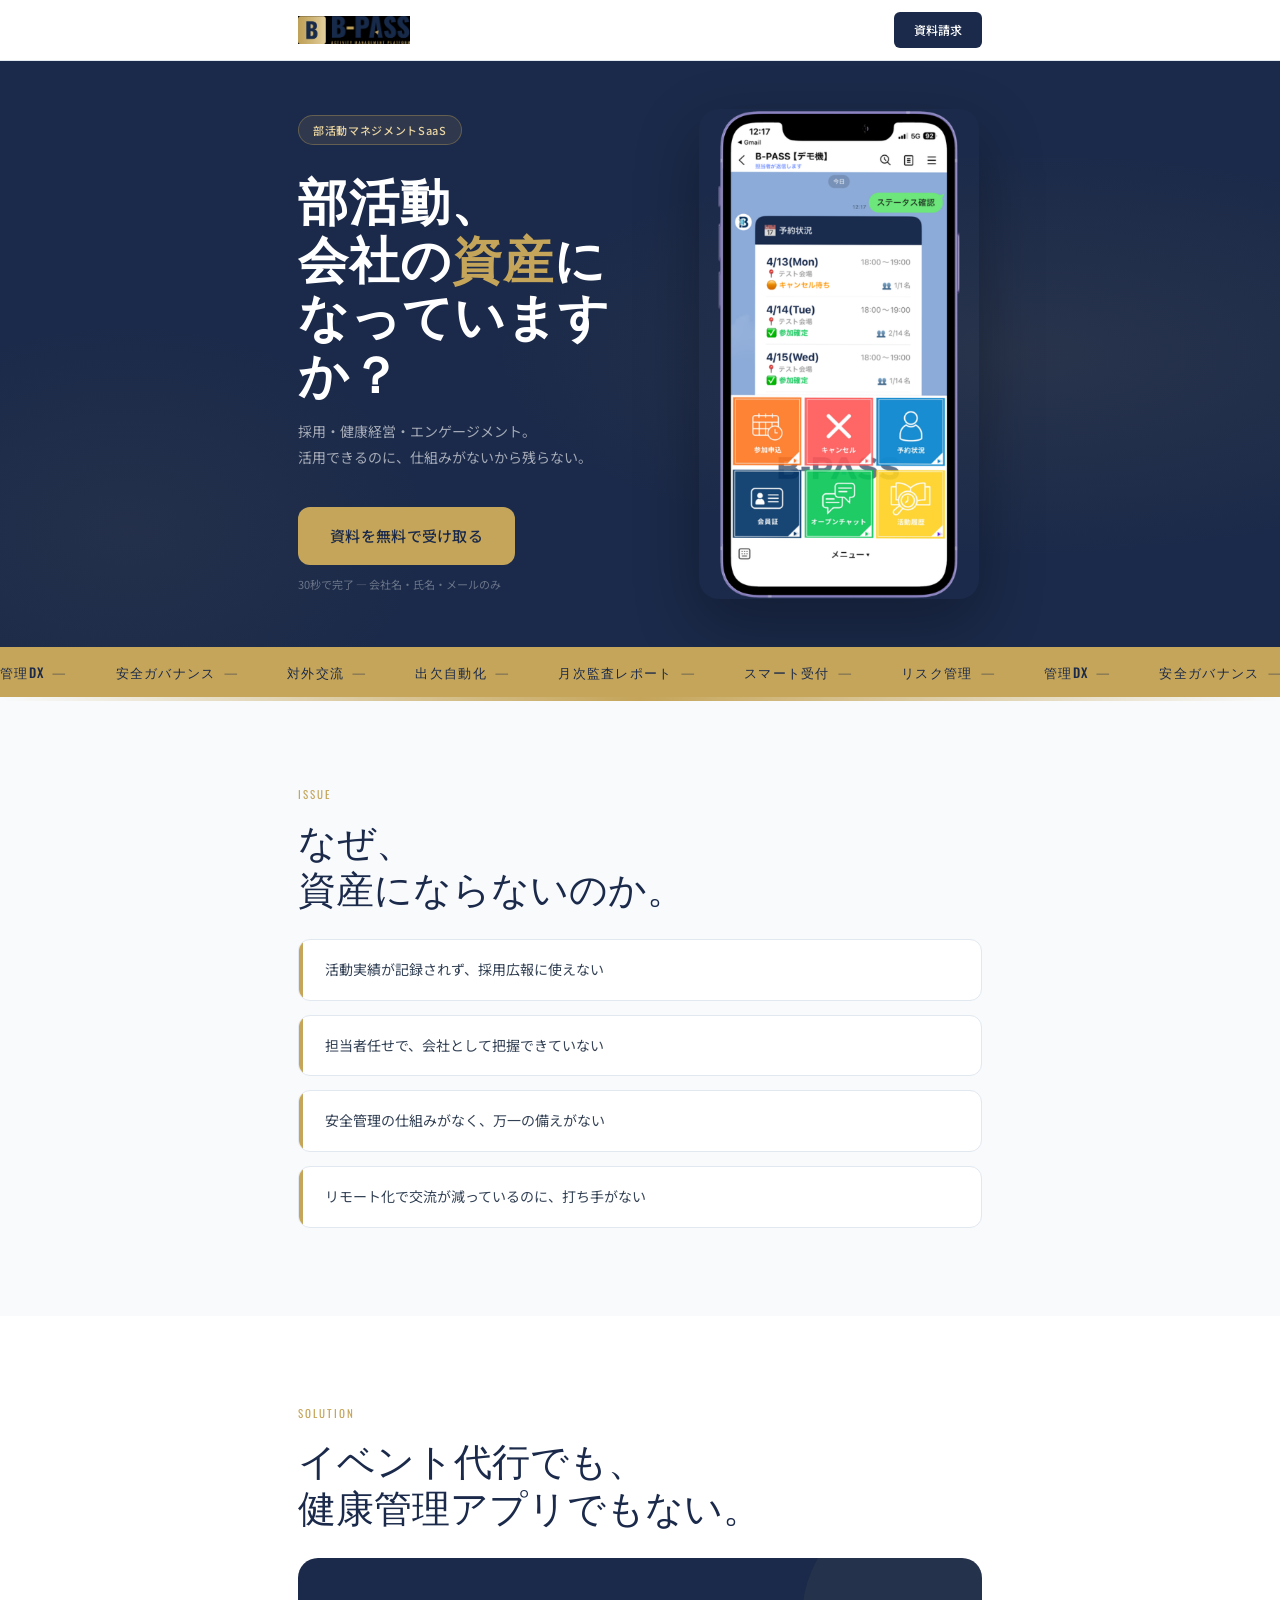
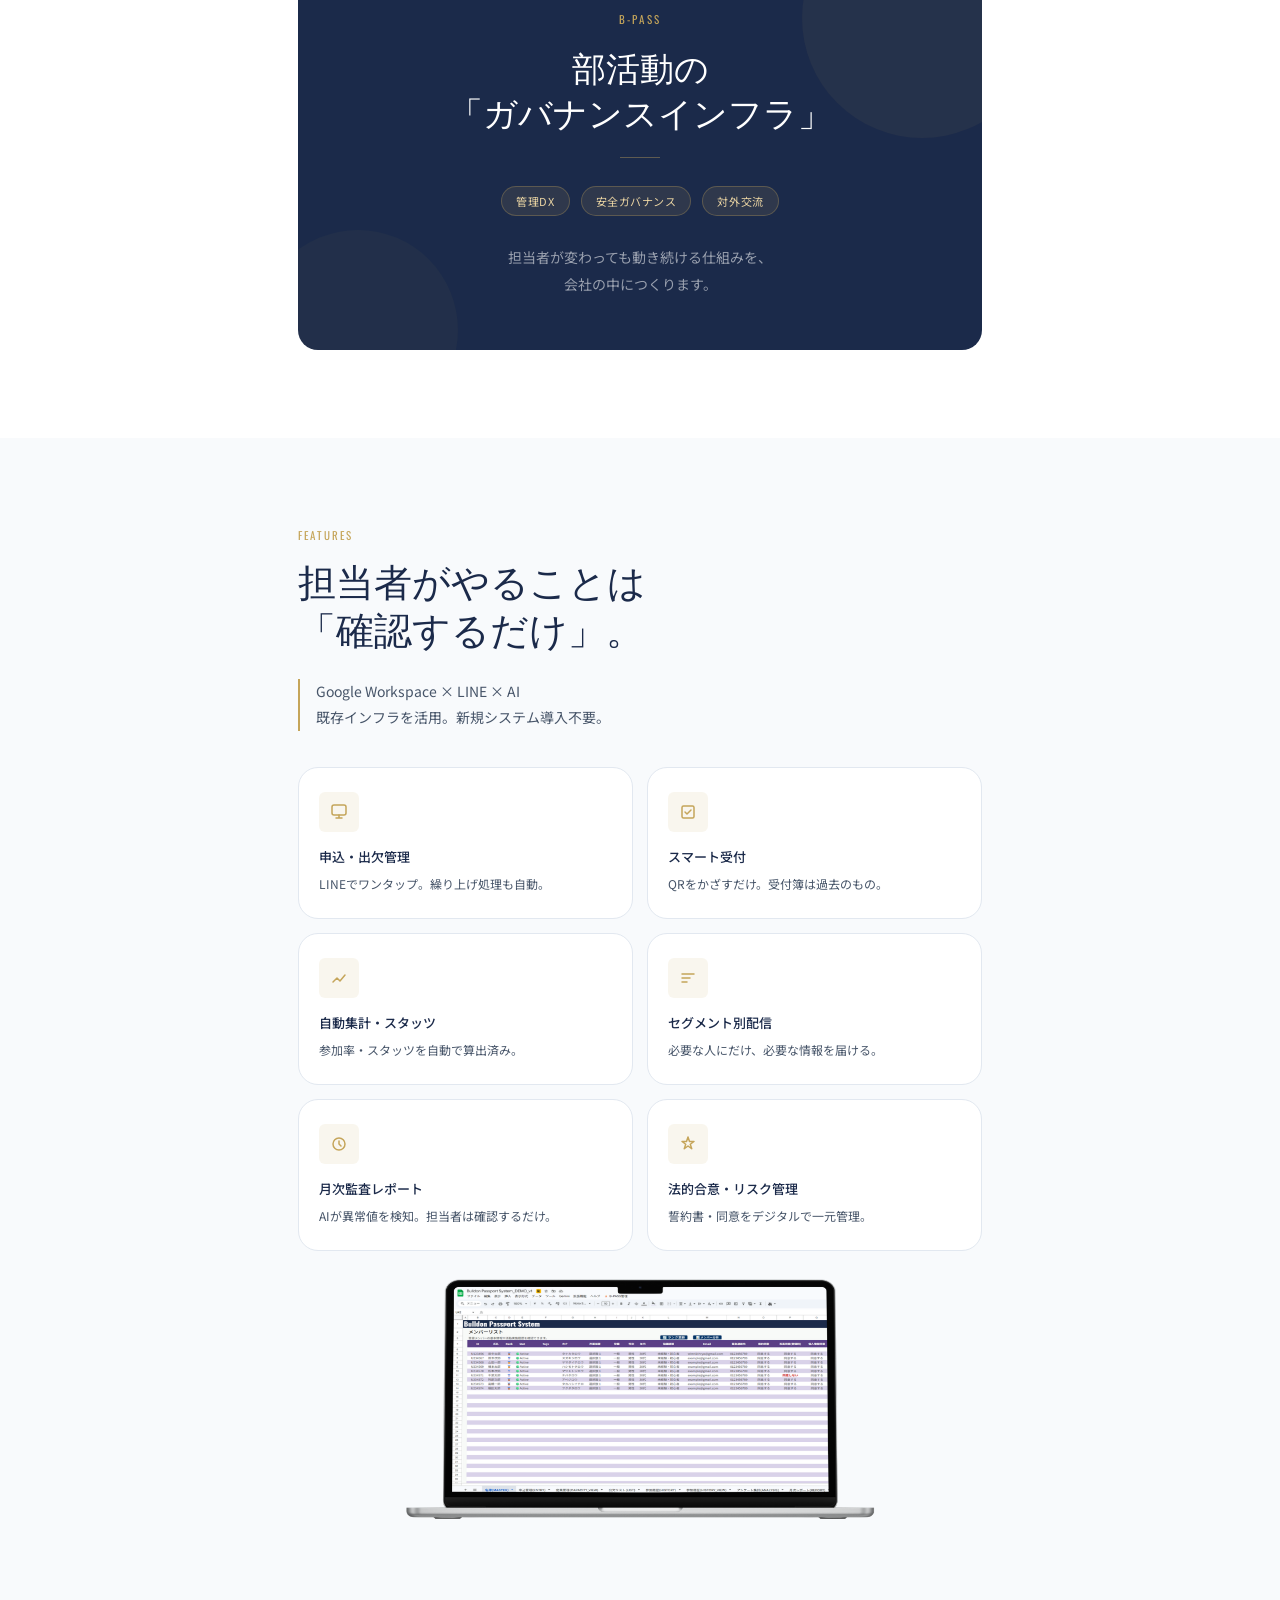
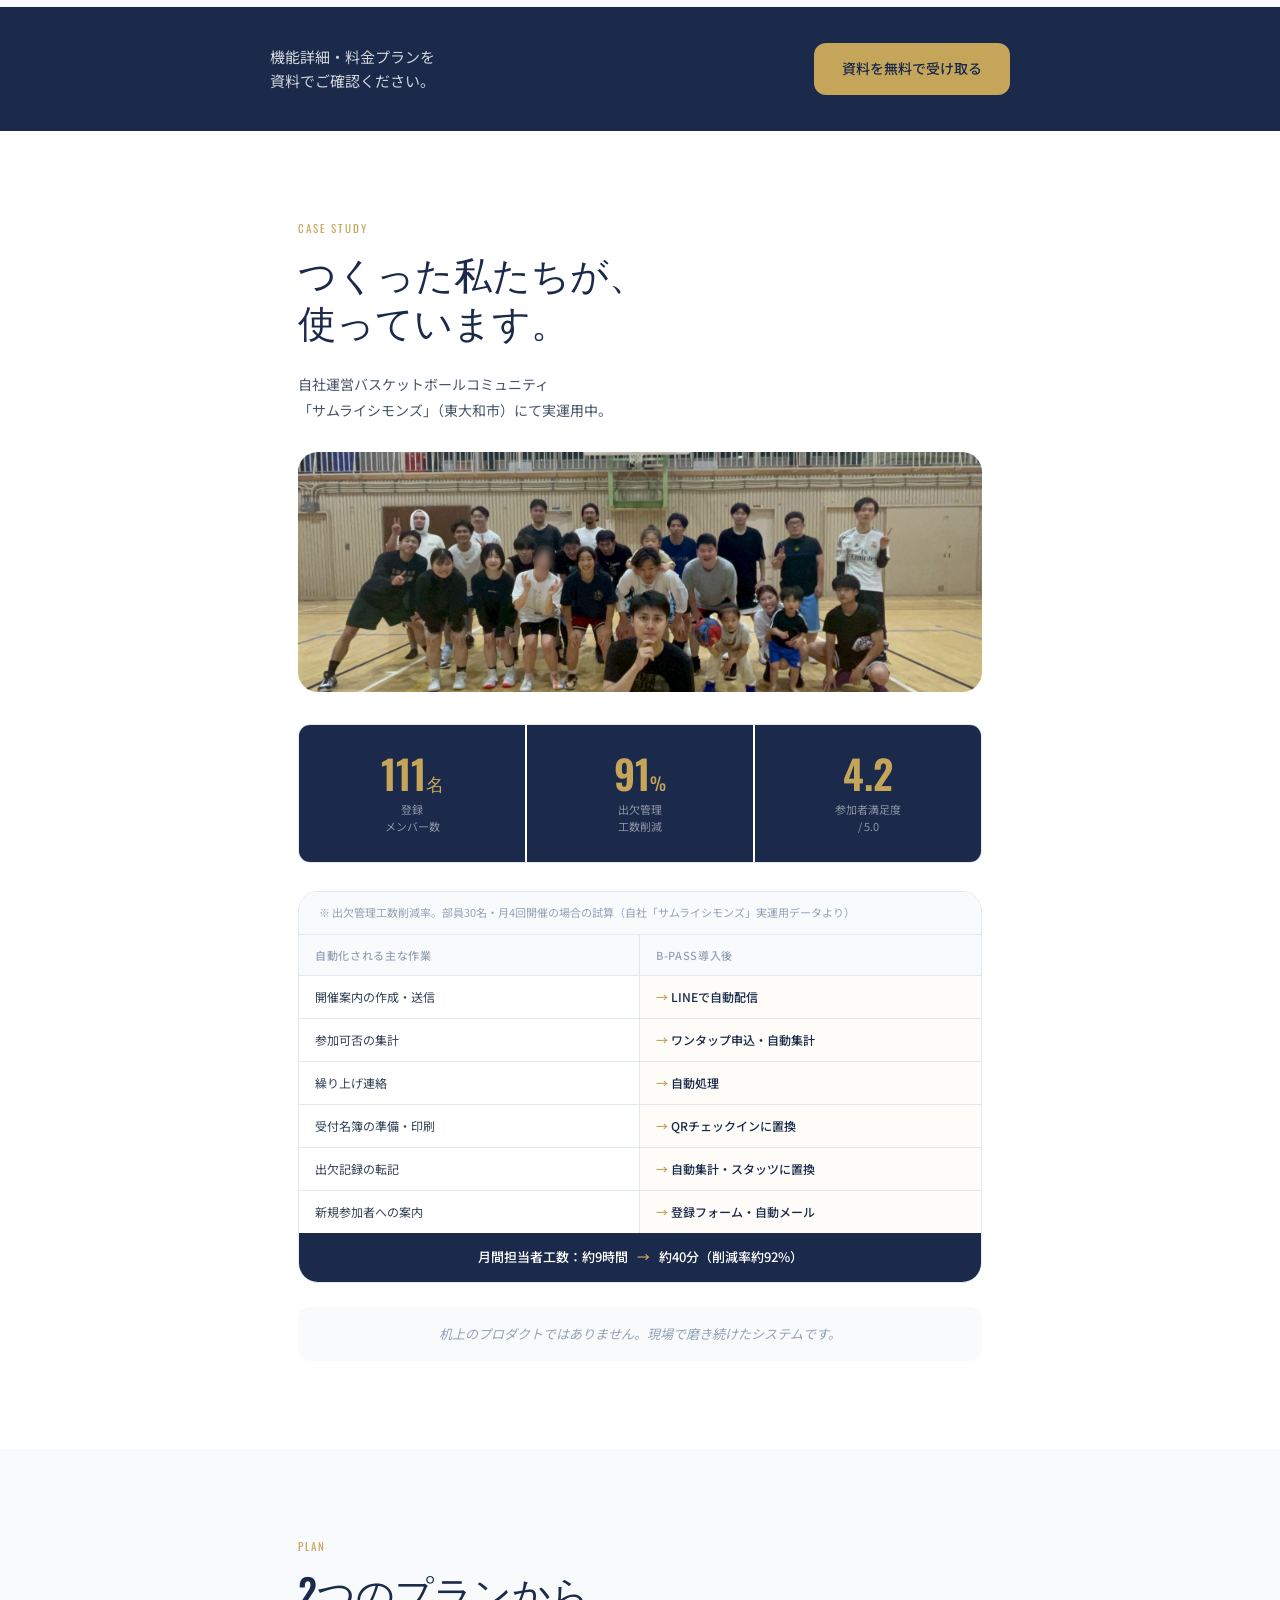
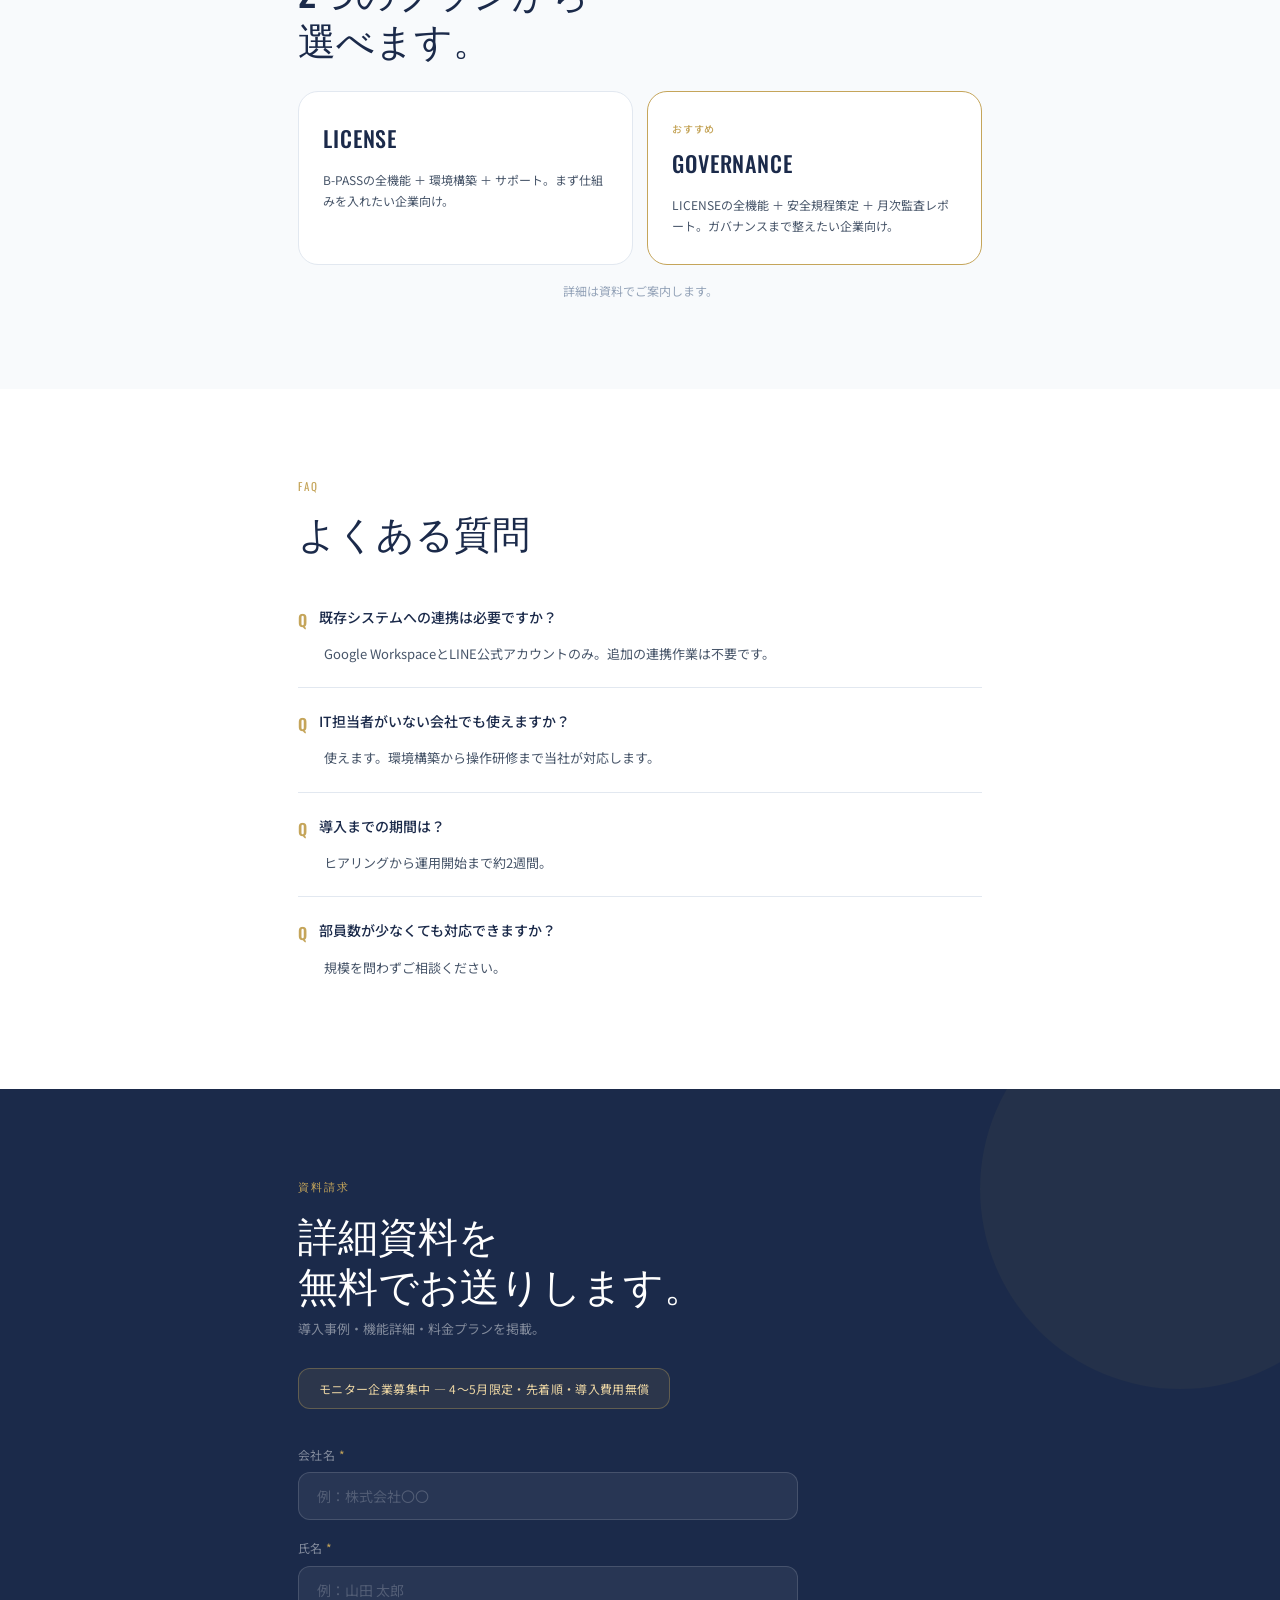
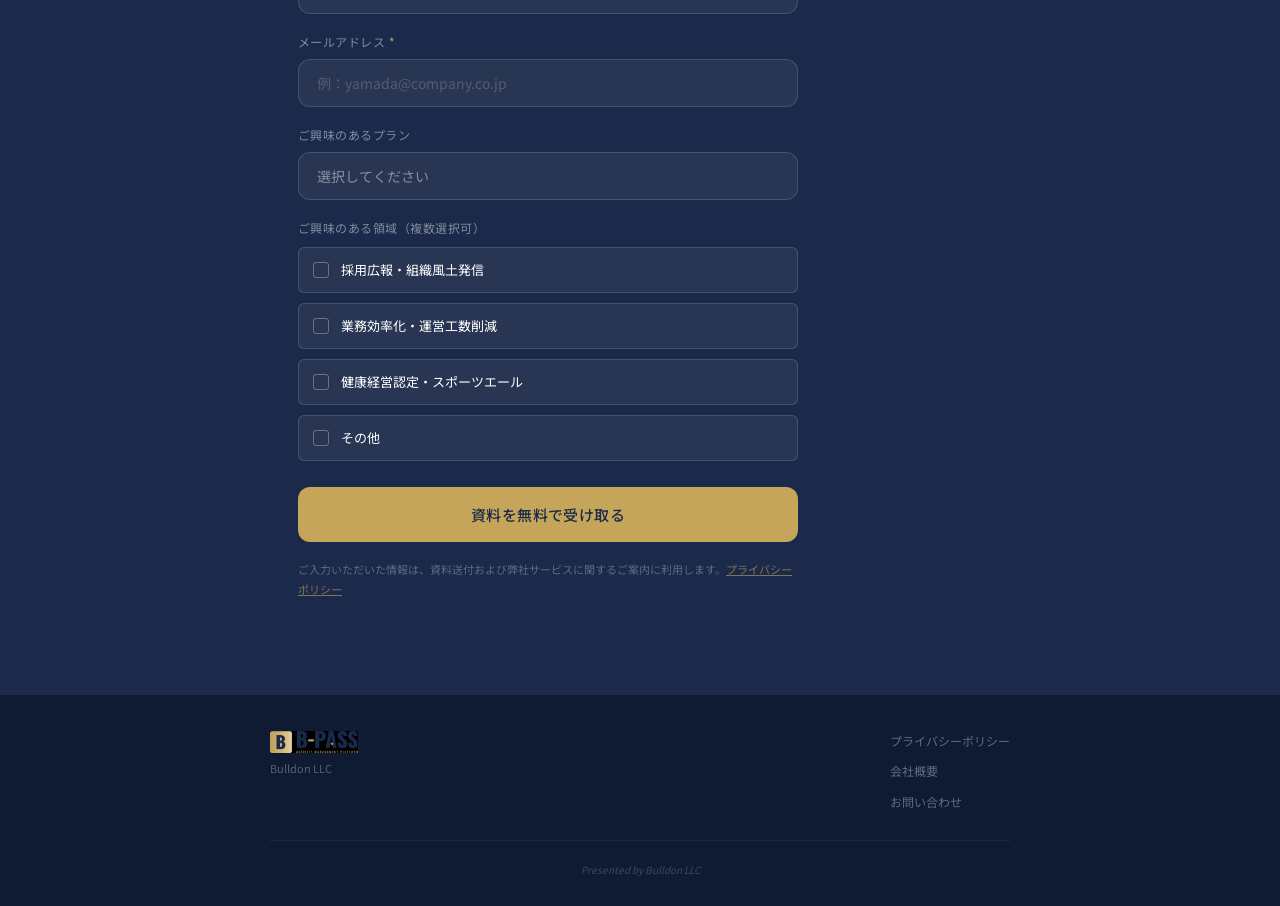
<file: index.html>
<!DOCTYPE html>
<html lang="ja">
<head>
  <meta charset="UTF-8">
  <meta name="viewport" content="width=device-width, initial-scale=1.0">
  <title>B-PASS — 部活動マネジメントSaaS | Bulldon LLC</title>
  <meta name="description" content="採用・健康経営・エンゲージメント。活用できるのに、仕組みがないから残らない。部活動を会社の資産にする、ガバナンスインフラ。">
  <link rel="preconnect" href="https://fonts.googleapis.com">
  <link rel="preconnect" href="https://fonts.gstatic.com" crossorigin>
  <link href="https://fonts.googleapis.com/css2?family=Oswald:wght@400;500;600&family=Noto+Sans+JP:wght@400;500&display=swap" rel="stylesheet">
  <link rel="stylesheet" href="assets/css/style.css">
</head>
<body>

  <!-- HEADER -->
  <header class="header">
    <div class="header-inner">
      <div class="logo">
        <img src="assets/images/logo-white.png" alt="B-PASS" class="logo-img">
      </div>
      <a href="#form" class="header-cta">資料請求</a>
    </div>
  </header>

  <!-- HERO -->
  <section class="hero">
    <div class="hero-inner">
      <div class="hero-text">
        <div class="hero-badge">部活動マネジメントSaaS</div>
        <h1 class="hero-h1">部活動、<br>会社の<span>資産</span>に<br>なっていますか？</h1>
        <p class="hero-sub">採用・健康経営・エンゲージメント。<br>活用できるのに、仕組みがないから残らない。</p>
        <div class="hero-cta-wrap">
          <a href="#form" class="btn-hero">資料を無料で受け取る</a>
          <p class="hero-note">30秒で完了 — 会社名・氏名・メールのみ</p>
        </div>
      </div>
      <div class="hero-visual">
        <img src="assets/images/screen-line.png" alt="B-PASS LINE画面" class="hero-screen-img">
      </div>
    </div>
  </section>

  <!-- STRIP -->
  <div class="strip" aria-hidden="true">
    <div class="strip-inner">
      <span class="strip-item">管理DX<span class="strip-dot">—</span></span>
      <span class="strip-item">安全ガバナンス<span class="strip-dot">—</span></span>
      <span class="strip-item">対外交流<span class="strip-dot">—</span></span>
      <span class="strip-item">出欠自動化<span class="strip-dot">—</span></span>
      <span class="strip-item">月次監査レポート<span class="strip-dot">—</span></span>
      <span class="strip-item">スマート受付<span class="strip-dot">—</span></span>
      <span class="strip-item">リスク管理<span class="strip-dot">—</span></span>
      <span class="strip-item">管理DX<span class="strip-dot">—</span></span>
      <span class="strip-item">安全ガバナンス<span class="strip-dot">—</span></span>
      <span class="strip-item">対外交流<span class="strip-dot">—</span></span>
      <span class="strip-item">出欠自動化<span class="strip-dot">—</span></span>
      <span class="strip-item">月次監査レポート<span class="strip-dot">—</span></span>
      <span class="strip-item">スマート受付<span class="strip-dot">—</span></span>
      <span class="strip-item">リスク管理<span class="strip-dot">—</span></span>
    </div>
  </div>

  <!-- ISSUE -->
  <section class="issue">
    <div class="container">
      <p class="eyebrow">Issue</p>
      <h2 class="sec-title reveal">なぜ、<br>資産にならないのか。</h2>
      <div class="quote-list">
        <div class="quote-item reveal reveal-delay-1">
          <div class="quote-accent"></div>
          <div class="quote-content"><p>活動実績が記録されず、採用広報に使えない</p></div>
        </div>
        <div class="quote-item reveal reveal-delay-2">
          <div class="quote-accent"></div>
          <div class="quote-content"><p>担当者任せで、会社として把握できていない</p></div>
        </div>
        <div class="quote-item reveal reveal-delay-3">
          <div class="quote-accent"></div>
          <div class="quote-content"><p>安全管理の仕組みがなく、万一の備えがない</p></div>
        </div>
        <div class="quote-item reveal reveal-delay-4">
          <div class="quote-accent"></div>
          <div class="quote-content"><p>リモート化で交流が減っているのに、打ち手がない</p></div>
        </div>
      </div>
    </div>
  </section>

  <!-- SOLUTION -->
  <section class="solution">
    <div class="container">
      <p class="eyebrow">Solution</p>
      <h2 class="sec-title reveal">イベント代行でも、<br>健康管理アプリでもない。</h2>
      <div class="solution-card reveal">
        <p class="solution-label">B-PASS</p>
        <p class="solution-headline">部活動の<br>「ガバナンスインフラ」</p>
        <div class="solution-divider"></div>
        <div class="solution-tags">
          <span class="tag">管理DX</span>
          <span class="tag">安全ガバナンス</span>
          <span class="tag">対外交流</span>
        </div>
        <p class="solution-body">担当者が変わっても動き続ける仕組みを、<br>会社の中につくります。</p>
      </div>
    </div>
  </section>

  <!-- FEATURES -->
  <section class="features">
    <div class="container">
      <p class="eyebrow">Features</p>
      <h2 class="sec-title reveal">担当者がやることは<br>「確認するだけ」。</h2>
      <p class="feat-lead">Google Workspace × LINE × AI<br>既存インフラを活用。新規システム導入不要。</p>
      <div class="feat-grid">
        <div class="feat-card reveal reveal-delay-1">
          <div class="feat-icon">
            <svg width="18" height="18" viewBox="0 0 18 18" fill="none"><rect x="2" y="2" width="14" height="10" rx="2" stroke="#C5A55A" stroke-width="1.5"/><path d="M6 15h6M9 12v3" stroke="#C5A55A" stroke-width="1.5" stroke-linecap="round"/></svg>
          </div>
          <p class="feat-name">申込・出欠管理</p>
          <p class="feat-desc">LINEでワンタップ。繰り上げ処理も自動。</p>
        </div>
        <div class="feat-card reveal reveal-delay-2">
          <div class="feat-icon">
            <svg width="18" height="18" viewBox="0 0 18 18" fill="none"><rect x="3" y="3" width="12" height="12" rx="1.5" stroke="#C5A55A" stroke-width="1.5"/><path d="M6 9l2 2 4-4" stroke="#C5A55A" stroke-width="1.5" stroke-linecap="round" stroke-linejoin="round"/></svg>
          </div>
          <p class="feat-name">スマート受付</p>
          <p class="feat-desc">QRをかざすだけ。受付簿は過去のもの。</p>
        </div>
        <div class="feat-card reveal reveal-delay-3">
          <div class="feat-icon">
            <svg width="18" height="18" viewBox="0 0 18 18" fill="none"><path d="M3 13l4-4 3 3 5-6" stroke="#C5A55A" stroke-width="1.5" stroke-linecap="round" stroke-linejoin="round"/></svg>
          </div>
          <p class="feat-name">自動集計・スタッツ</p>
          <p class="feat-desc">参加率・スタッツを自動で算出済み。</p>
        </div>
        <div class="feat-card reveal reveal-delay-4">
          <div class="feat-icon">
            <svg width="18" height="18" viewBox="0 0 18 18" fill="none"><path d="M3 5h12M3 9h8M3 13h5" stroke="#C5A55A" stroke-width="1.5" stroke-linecap="round"/></svg>
          </div>
          <p class="feat-name">セグメント別配信</p>
          <p class="feat-desc">必要な人にだけ、必要な情報を届ける。</p>
        </div>
        <div class="feat-card reveal reveal-delay-5">
          <div class="feat-icon">
            <svg width="18" height="18" viewBox="0 0 18 18" fill="none"><circle cx="9" cy="9" r="6" stroke="#C5A55A" stroke-width="1.5"/><path d="M9 6v3l2 2" stroke="#C5A55A" stroke-width="1.5" stroke-linecap="round"/></svg>
          </div>
          <p class="feat-name">月次監査レポート</p>
          <p class="feat-desc">AIが異常値を検知。担当者は確認するだけ。</p>
        </div>
        <div class="feat-card reveal reveal-delay-6">
          <div class="feat-icon">
            <svg width="18" height="18" viewBox="0 0 18 18" fill="none"><path d="M9 2l1.5 4.5H15l-3.75 2.75 1.5 4.5L9 11 5.25 13.75l1.5-4.5L3 6.5h4.5L9 2z" stroke="#C5A55A" stroke-width="1.5" stroke-linejoin="round"/></svg>
          </div>
          <p class="feat-name">法的合意・リスク管理</p>
          <p class="feat-desc">誓約書・同意をデジタルで一元管理。</p>
        </div>
      </div>
      <div class="feat-screen"><img src="assets/images/screen-sheet.png" alt="B-PASS管理画面" style="width:100%;height:auto;display:block;border-radius:var(--radius-lg);"></div>
    </div>
  </section>

  <!-- CTA MID -->
  <div class="cta-mid">
    <div class="cta-mid-inner">
      <p class="cta-mid-text">機能詳細・料金プランを<br>資料でご確認ください。</p>
      <a href="#form" class="btn-primary">資料を無料で受け取る</a>
    </div>
  </div>

  <!-- PROOF -->
  <section class="proof">
    <div class="container">
      <p class="eyebrow">Case Study</p>
      <h2 class="sec-title reveal">つくった私たちが、<br>使っています。</h2>
      <p class="proof-body reveal">自社運営バスケットボールコミュニティ<br>「サムライシモンズ」（東大和市）にて実運用中。</p>
      <div class="proof-img reveal"><img src="assets/images/photo-samurai.jpg" alt="サムライシモンズ" style="width:100%;height:100%;object-fit:cover;border-radius:var(--radius-lg);"></div>
      <div class="stats-grid">
        <div class="stat-card reveal reveal-delay-1">
          <p class="stat-num">112<span class="stat-unit">名</span></p>
          <p class="stat-label">登録<br>メンバー数</p>
        </div>
        <div class="stat-card reveal reveal-delay-2">
          <p class="stat-num">92<span class="stat-unit">%</span></p>
          <p class="stat-label">出欠管理<br>工数削減</p>
        </div>
        <div class="stat-card reveal reveal-delay-3">
          <p class="stat-num">4.2</p>
          <p class="stat-label">参加者満足度<br>/ 5.0</p>
        </div>
      </div>
      <div class="proof-trial">
        <p class="proof-trial-note">※ 出欠管理工数削減率。部員30名・月4回開催の場合の試算（自社「サムライシモンズ」実運用データより）</p>
        <div class="proof-trial-table">
          <div class="proof-trial-row proof-trial-header">
            <div class="proof-trial-cell">自動化される主な作業</div>
            <div class="proof-trial-cell">B-PASS導入後</div>
          </div>
          <div class="proof-trial-row">
            <div class="proof-trial-cell">開催案内の作成・送信</div>
            <div class="proof-trial-cell proof-trial-after-cell">LINEで自動配信</div>
          </div>
          <div class="proof-trial-row">
            <div class="proof-trial-cell">参加可否の集計</div>
            <div class="proof-trial-cell proof-trial-after-cell">ワンタップ申込・自動集計</div>
          </div>
          <div class="proof-trial-row">
            <div class="proof-trial-cell">繰り上げ連絡</div>
            <div class="proof-trial-cell proof-trial-after-cell">自動処理</div>
          </div>
          <div class="proof-trial-row">
            <div class="proof-trial-cell">受付名簿の準備・印刷</div>
            <div class="proof-trial-cell proof-trial-after-cell">QRチェックインに置換</div>
          </div>
          <div class="proof-trial-row">
            <div class="proof-trial-cell">出欠記録の転記</div>
            <div class="proof-trial-cell proof-trial-after-cell">自動集計・スタッツに置換</div>
          </div>
          <div class="proof-trial-row">
            <div class="proof-trial-cell">新規参加者への案内</div>
            <div class="proof-trial-cell proof-trial-after-cell">登録フォーム・自動メール</div>
          </div>
        </div>
        <div class="proof-trial-result">
          月間担当者工数：約9時間 <span class="proof-trial-arrow-inline">→</span> 約40分（削減率約92%）
        </div>
      </div>
      <p class="proof-note">机上のプロダクトではありません。現場で磨き続けたシステムです。</p>
    </div>
  </section>

  <!-- PLAN -->
  <section class="plan">
    <div class="container">
      <p class="eyebrow">Plan</p>
      <h2 class="sec-title reveal">2つのプランから<br>選べます。</h2>
      <div class="plan-grid">
        <div class="plan-card reveal">
          <p class="plan-name">LICENSE</p>
          <p class="plan-desc">B-PASSの全機能 ＋ 環境構築 ＋ サポート。まず仕組みを入れたい企業向け。</p>
        </div>
        <div class="plan-card plan-card--rec reveal reveal-delay-2">
          <p class="plan-rec">おすすめ</p>
          <p class="plan-name">GOVERNANCE</p>
          <p class="plan-desc">LICENSEの全機能 ＋ 安全規程策定 ＋ 月次監査レポート。ガバナンスまで整えたい企業向け。</p>
        </div>
      </div>
      <p class="plan-note">詳細は資料でご案内します。</p>
    </div>
  </section>

  <!-- FAQ -->
  <section class="faq">
    <div class="container">
      <p class="eyebrow">FAQ</p>
      <h2 class="sec-title reveal">よくある質問</h2>
      <div class="faq-list">
        <div class="faq-item">
          <p class="faq-q">既存システムへの連携は必要ですか？</p>
          <p class="faq-a">Google WorkspaceとLINE公式アカウントのみ。追加の連携作業は不要です。</p>
        </div>
        <div class="faq-item">
          <p class="faq-q">IT担当者がいない会社でも使えますか？</p>
          <p class="faq-a">使えます。環境構築から操作研修まで当社が対応します。</p>
        </div>
        <div class="faq-item">
          <p class="faq-q">導入までの期間は？</p>
          <p class="faq-a">ヒアリングから運用開始まで約2週間。</p>
        </div>
        <div class="faq-item">
          <p class="faq-q">部員数が少なくても対応できますか？</p>
          <p class="faq-a">規模を問わずご相談ください。</p>
        </div>
      </div>
    </div>
  </section>

  <!-- CTA FINAL -->
  <section class="cta-final" id="form">
    <div class="container">
      <p class="eyebrow cta-final-eyebrow">資料請求</p>
      <h2 class="cta-final-h2">詳細資料を<br>無料でお送りします。</h2>
      <p class="cta-final-sub">導入事例・機能詳細・料金プランを掲載。</p>
      <div class="monitor-badge">モニター企業募集中 — 4〜5月限定・先着順・導入費用無償</div>
      <form class="form" id="requestForm">
        <div class="form-group">
          <label class="form-label" for="company">会社名 <span class="required">*</span></label>
          <input class="form-input" type="text" id="company" name="company" placeholder="例：株式会社〇〇" required>
        </div>
        <div class="form-group">
          <label class="form-label" for="name">氏名 <span class="required">*</span></label>
          <input class="form-input" type="text" id="name" name="name" placeholder="例：山田 太郎" required>
        </div>
        <div class="form-group">
          <label class="form-label" for="email">メールアドレス <span class="required">*</span></label>
          <input class="form-input" type="email" id="email" name="email" placeholder="例：yamada@company.co.jp" required>
        </div>
        <div class="form-group">
          <label class="form-label" for="plan">ご興味のあるプラン</label>
          <select class="form-select" id="plan" name="plan">
            <option value="">選択してください</option>
            <option value="LICENSE">LICENSE</option>
            <option value="GOVERNANCE">GOVERNANCE</option>
            <option value="BOTH">両方</option>
            <option value="UNDECIDED">まだ決めていない</option>
          </select>
        </div>
        <div class="form-group">
          <span class="form-label">ご興味のある領域（複数選択可）</span>
          <div class="form-checkbox-group">
            <label class="form-checkbox-label">
              <input class="form-checkbox" type="checkbox" name="areas" value="採用広報">
              <span>採用広報・組織風土発信</span>
            </label>
            <label class="form-checkbox-label">
              <input class="form-checkbox" type="checkbox" name="areas" value="業務効率化">
              <span>業務効率化・運営工数削減</span>
            </label>
            <label class="form-checkbox-label">
              <input class="form-checkbox" type="checkbox" name="areas" value="健康経営認定">
              <span>健康経営認定・スポーツエール</span>
            </label>
            <label class="form-checkbox-label">
              <input class="form-checkbox" type="checkbox" name="areas" value="その他">
              <span>その他</span>
            </label>
          </div>
        </div>
        <input type="hidden" id="lead_id" name="lead_id" value="">
        <button class="btn-submit" type="submit" id="submitBtn">資料を無料で受け取る</button>
        <p class="form-privacy">ご入力いただいた情報は、資料送付および弊社サービスに関するご案内に利用します。<a href="privacy.html" class="privacy-link">プライバシーポリシー</a></p>
      </form>
      <div class="form-success" id="formSuccess" style="display:none">
        <p class="success-title">ありがとうございます。</p>
        <p class="success-body">ご登録のメールアドレスに資料をお送りしました。<br>内容をご確認の上、ご不明な点はお気軽にご連絡ください。</p>
      </div>
    </div>
  </section>

  <!-- FOOTER -->
  <footer class="footer">
    <div class="footer-inner">
      <div class="footer-left">
        <img src="assets/images/logo-white.png" alt="B-PASS" class="footer-logo-img">
        <p class="footer-company">Bulldon LLC</p>
      </div>
      <nav class="footer-nav">
        <a href="privacy.html">プライバシーポリシー</a>
        <a href="https://www.bull-don.com" target="_blank">会社概要</a>
        <a href="/cdn-cgi/l/email-protection#3644455e5f5b5f4c437654435a5a1b5259581855595b">お問い合わせ</a>
      </nav>
    </div>
    <p class="footer-credit">Presented by Bulldon LLC</p>
  </footer>

  <script src="assets/js/form.js"></script>
</body>
</html>
</file>
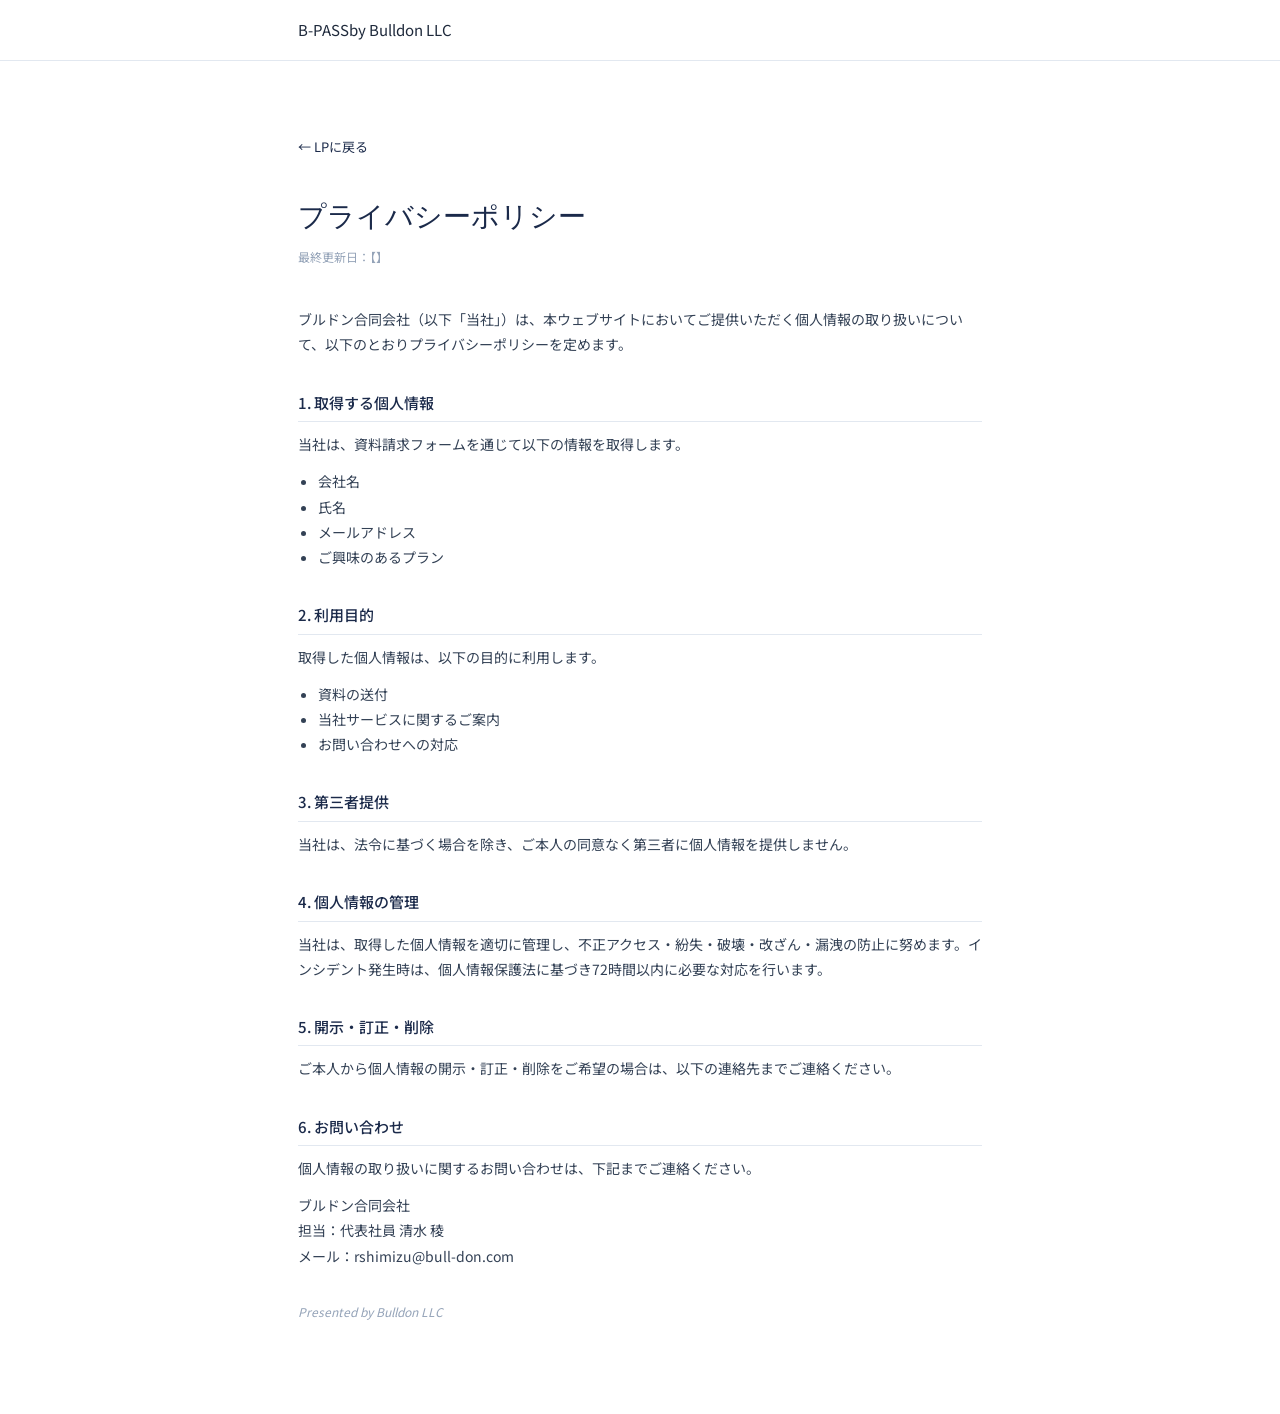
<file: privacy.html>
<!DOCTYPE html>
<html lang="ja">
<head>
  <meta charset="UTF-8">
  <meta name="viewport" content="width=device-width, initial-scale=1.0">
  <title>プライバシーポリシー | B-PASS</title>
  <link rel="preconnect" href="https://fonts.googleapis.com">
  <link rel="preconnect" href="https://fonts.gstatic.com" crossorigin>
  <link href="https://fonts.googleapis.com/css2?family=Oswald:wght@400;500;600&family=Noto+Sans+JP:wght@400;500&display=swap" rel="stylesheet">
  <link rel="stylesheet" href="assets/css/style.css">
  <style>
    .privacy-page { padding: 72px 0 80px; }
    .privacy-page h1 {
      font-family: var(--font-display);
      font-size: 28px; font-weight: 500;
      color: var(--navy); margin-bottom: 8px;
    }
    .privacy-page .updated { font-size: 12px; color: var(--slate-400); margin-bottom: 40px; }
    .privacy-page h2 {
      font-size: 15px; font-weight: 500;
      color: var(--navy); margin: 32px 0 10px;
      padding-bottom: 6px;
      border-bottom: 0.5px solid var(--slate-200);
    }
    .privacy-page p { font-size: 14px; color: var(--slate-700); line-height: 1.8; margin-bottom: 12px; }
    .privacy-page ul { padding-left: 20px; margin-bottom: 12px; }
    .privacy-page ul li { font-size: 14px; color: var(--slate-700); line-height: 1.8; }
    .back-link { display: inline-block; font-size: 13px; color: var(--navy); text-decoration: none; margin-bottom: 32px; }
    .back-link:hover { text-decoration: underline; }
  </style>
</head>
<body>

  <header class="header">
    <div class="header-inner">
      <div class="logo">
        <span class="logo-product">B-PASS</span>
        <span class="logo-by">by Bulldon LLC</span>
      </div>
    </div>
  </header>

  <section class="privacy-page">
    <div class="container">
      <a href="index.html" class="back-link">← LPに戻る</a>
      <h1>プライバシーポリシー</h1>
      <p class="updated">最終更新日：【】</p>

      <p>ブルドン合同会社（以下「当社」）は、本ウェブサイトにおいてご提供いただく個人情報の取り扱いについて、以下のとおりプライバシーポリシーを定めます。</p>

      <h2>1. 取得する個人情報</h2>
      <p>当社は、資料請求フォームを通じて以下の情報を取得します。</p>
      <ul>
        <li>会社名</li>
        <li>氏名</li>
        <li>メールアドレス</li>
        <li>ご興味のあるプラン</li>
      </ul>

      <h2>2. 利用目的</h2>
      <p>取得した個人情報は、以下の目的に利用します。</p>
      <ul>
        <li>資料の送付</li>
        <li>当社サービスに関するご案内</li>
        <li>お問い合わせへの対応</li>
      </ul>

      <h2>3. 第三者提供</h2>
      <p>当社は、法令に基づく場合を除き、ご本人の同意なく第三者に個人情報を提供しません。</p>

      <h2>4. 個人情報の管理</h2>
      <p>当社は、取得した個人情報を適切に管理し、不正アクセス・紛失・破壊・改ざん・漏洩の防止に努めます。インシデント発生時は、個人情報保護法に基づき72時間以内に必要な対応を行います。</p>

      <h2>5. 開示・訂正・削除</h2>
      <p>ご本人から個人情報の開示・訂正・削除をご希望の場合は、以下の連絡先までご連絡ください。</p>

      <h2>6. お問い合わせ</h2>
      <p>個人情報の取り扱いに関するお問い合わせは、下記までご連絡ください。</p>
      <p>
        ブルドン合同会社<br>
        担当：代表社員 清水 稜<br>
        メール：rshimizu@bull-don.com
      </p>

      <p style="margin-top: 32px; font-size: 12px; color: var(--slate-400); font-style: italic;">Presented by Bulldon LLC</p>
    </div>
  </section>

</body>
</html>
</file>
<file: assets/css/style.css>
/* ─── RESET & BASE ─── */
*, *::before, *::after { box-sizing: border-box; margin: 0; padding: 0; }

:root {
  --navy:       #1B2A4A;
  --mid-navy:   #263A5E;
  --deep-navy:  #0F1B33;
  --gold:       #C5A55A;
  --light-gold: #EBD5A3;
  --dark-gold:  #9E843F;
  --white:      #FFFFFF;
  --off-white:  #F8FAFC;
  --slate-100:  #F1F5F9;
  --slate-200:  #E2E8F0;
  --slate-400:  #94A3B8;
  --slate-600:  #475569;
  --slate-700:  #334155;
  --slate-800:  #1E293B;
  --font-display: 'Oswald', sans-serif;
  --font-body:    'Noto Sans JP', sans-serif;
  --radius-sm:  6px;
  --radius-md:  12px;
  --radius-lg:  20px;
  --max-w:      740px;
}

html { scroll-behavior: smooth; }

body {
  font-family: var(--font-body);
  font-size: 15px;
  line-height: 1.7;
  color: var(--slate-800);
  background: var(--white);
  -webkit-font-smoothing: antialiased;
}

/* ─── UTILITY ─── */
.container { max-width: var(--max-w); margin: 0 auto; padding: 0 28px; }

.eyebrow {
  font-family: var(--font-display);
  font-size: 11px;
  font-weight: 400;
  letter-spacing: 0.18em;
  color: var(--gold);
  margin-bottom: 12px;
  text-transform: uppercase;
}

.sec-title {
  font-family: var(--font-display);
  font-size: clamp(28px, 5vw, 38px);
  font-weight: 500;
  color: var(--navy);
  line-height: 1.25;
  margin-bottom: 28px;
}

.placeholder-area {
  background: var(--slate-100);
  border: 1.5px dashed var(--slate-200);
  border-radius: var(--radius-lg);
  display: flex;
  flex-direction: column;
  align-items: center;
  justify-content: center;
  gap: 6px;
}
.placeholder-text { font-size: 13px; color: var(--slate-400); font-weight: 500; }
.placeholder-sub  { font-size: 11px; color: var(--slate-400); }

/* ─── HEADER ─── */
.header {
  position: sticky; top: 0; z-index: 100;
  background: rgba(255,255,255,0.94);
  backdrop-filter: blur(12px);
  border-bottom: 0.5px solid var(--slate-200);
}
.header-inner {
  max-width: var(--max-w); margin: 0 auto; padding: 0 28px;
  height: 60px; display: flex; align-items: center; justify-content: space-between;
}
.logo { display: flex; align-items: center; }
.logo-img { height: 28px; width: auto; max-width: 160px; object-fit: contain; display: block; }
.footer-logo-img { height: 22px; width: auto; max-width: 120px; object-fit: contain; display: block; margin-bottom: 6px; }
.header-cta {
  font-size: 12px; font-weight: 500;
  background: var(--navy); color: var(--white);
  padding: 8px 20px; border-radius: var(--radius-sm);
  text-decoration: none; transition: background 0.2s;
}
.header-cta:hover { background: var(--mid-navy); }

/* ─── HERO ─── */
.hero {
  padding: 0;
  background: var(--navy);
  position: relative;
  overflow: hidden;
}
.hero::before {
  content: '';
  position: absolute; inset: 0;
  background:
    radial-gradient(ellipse 60% 50% at 80% 50%, rgba(197,165,90,0.08) 0%, transparent 70%),
    radial-gradient(ellipse 40% 60% at 10% 80%, rgba(197,165,90,0.05) 0%, transparent 60%);
  pointer-events: none;
}
.hero-inner {
  max-width: var(--max-w); margin: 0 auto; padding: 0 28px;
  display: grid; grid-template-columns: 1.1fr 0.9fr;
  gap: 48px; align-items: center;
  min-height: 540px;
  position: relative; z-index: 1;
}
.hero-badge {
  display: inline-flex; align-items: center; gap: 6px;
  background: rgba(197,165,90,0.12);
  border: 0.5px solid rgba(197,165,90,0.35);
  color: var(--light-gold);
  font-size: 11px; font-weight: 500;
  padding: 5px 14px; border-radius: 20px;
  margin-bottom: 24px; letter-spacing: 0.06em;
}
.hero-h1 {
  font-family: var(--font-display);
  font-size: clamp(34px, 6vw, 50px);
  font-weight: 600; color: var(--white);
  line-height: 1.15; margin-bottom: 20px;
  letter-spacing: 0.02em;
}
.hero-h1 span { color: var(--gold); }
.hero-sub {
  font-size: 14px; color: rgba(255,255,255,0.6);
  line-height: 1.85; margin-bottom: 36px;
}
.hero-cta-wrap { display: flex; flex-direction: column; gap: 10px; align-items: flex-start; }
.btn-hero {
  display: inline-block;
  background: var(--gold); color: var(--navy);
  font-family: var(--font-body);
  font-size: 15px; font-weight: 500;
  padding: 16px 32px; border-radius: var(--radius-md);
  text-decoration: none;
  transition: background 0.2s, transform 0.15s;
  letter-spacing: 0.02em;
}
.btn-hero:hover { background: var(--light-gold); transform: translateY(-2px); }
.hero-note { font-size: 11px; color: rgba(255,255,255,0.35); }

.hero-visual { display: flex; align-items: center; justify-content: center; padding: 48px 0; }
.phone-mock {
  width: 200px;
  background: rgba(255,255,255,0.05);
  border: 0.5px solid rgba(255,255,255,0.12);
  border-radius: 28px;
  overflow: hidden;
  box-shadow: 0 24px 64px rgba(0,0,0,0.3);
}
.phone-mock-notch {
  height: 28px; background: rgba(0,0,0,0.2);
  display: flex; align-items: center; justify-content: center;
}
.phone-notch-bar {
  width: 60px; height: 6px;
  background: rgba(255,255,255,0.15); border-radius: 3px;
}
.phone-mock-body { height: auto; }
.hero-screen-img {
  width: 100%;
  max-width: 280px;
  height: auto;
  display: block;
  border-radius: var(--radius-lg);
  box-shadow: 0 24px 64px rgba(0,0,0,0.3);
}

/* ─── STRIP ─── */
.strip {
  background: var(--gold);
  padding: 14px 0;
  overflow: hidden;
}
.strip-inner {
  display: flex; gap: 40px;
  white-space: nowrap;
  animation: marquee 20s linear infinite;
}
.strip-item {
  font-family: var(--font-display);
  font-size: 13px; font-weight: 500;
  color: var(--navy); letter-spacing: 0.1em;
  flex-shrink: 0;
}
.strip-dot { color: rgba(27,42,74,0.4); margin: 0 8px; }
@keyframes marquee {
  from { transform: translateX(0); }
  to   { transform: translateX(-50%); }
}

/* ─── ISSUE ─── */
.issue { padding: 88px 0; background: var(--off-white); position: relative; }
.issue::before {
  content: '';
  position: absolute; top: 0; left: 0; right: 0; height: 4px;
  background: linear-gradient(90deg, transparent, var(--gold), transparent);
}
.quote-list { display: flex; flex-direction: column; gap: 14px; }
.quote-item {
  display: grid;
  grid-template-columns: auto 1fr;
  gap: 0;
  background: var(--white);
  border-radius: var(--radius-md);
  overflow: hidden;
  border: 0.5px solid var(--slate-200);
  transition: transform 0.2s;
}
.quote-item:hover { transform: translateX(4px); }
.quote-accent {
  width: 4px; background: var(--gold); flex-shrink: 0;
}
.quote-content { padding: 18px 22px; }
.quote-content p { font-size: 14px; color: var(--slate-700); line-height: 1.7; }

/* ─── SOLUTION ─── */
.solution { padding: 88px 0; background: var(--white); }
.solution-card {
  background: var(--navy);
  border-radius: var(--radius-lg);
  padding: 52px 40px;
  text-align: center;
  position: relative; overflow: hidden;
}
.solution-card::before {
  content: '';
  position: absolute;
  top: -60px; right: -60px;
  width: 240px; height: 240px;
  border-radius: 50%;
  background: rgba(197,165,90,0.06);
  pointer-events: none;
}
.solution-card::after {
  content: '';
  position: absolute;
  bottom: -80px; left: -40px;
  width: 200px; height: 200px;
  border-radius: 50%;
  background: rgba(197,165,90,0.04);
  pointer-events: none;
}
.solution-label {
  font-family: var(--font-display);
  font-size: 11px; font-weight: 400;
  letter-spacing: 0.2em; color: var(--gold);
  margin-bottom: 16px; position: relative; z-index: 1;
}
.solution-headline {
  font-family: var(--font-display);
  font-size: clamp(26px, 4.5vw, 34px);
  font-weight: 500; color: var(--white);
  line-height: 1.3; margin-bottom: 24px;
  position: relative; z-index: 1;
}
.solution-divider {
  width: 40px; height: 1px;
  background: rgba(197,165,90,0.4);
  margin: 0 auto 24px;
}
.solution-tags { margin-bottom: 24px; position: relative; z-index: 1; }
.tag {
  display: inline-block;
  background: rgba(197,165,90,0.12);
  border: 0.5px solid rgba(197,165,90,0.3);
  color: var(--light-gold);
  font-size: 11px; padding: 5px 14px;
  border-radius: 20px; margin: 4px;
  letter-spacing: 0.05em;
}
.solution-body {
  font-size: 14px; color: rgba(255,255,255,0.55);
  line-height: 1.9; position: relative; z-index: 1;
}

/* ─── FEATURES ─── */
.features { padding: 88px 0; background: var(--off-white); }
.feat-lead {
  font-size: 14px; color: var(--slate-600);
  line-height: 1.85; margin-bottom: 36px;
  padding-left: 16px;
  border-left: 2px solid var(--gold);
}
.feat-grid {
  display: grid;
  grid-template-columns: repeat(2, 1fr);
  gap: 14px; margin-bottom: 28px;
}
.feat-card {
  background: var(--white);
  border: 0.5px solid var(--slate-200);
  border-radius: var(--radius-lg);
  padding: 24px 20px;
  transition: box-shadow 0.2s, transform 0.2s;
  position: relative; overflow: hidden;
}
.feat-card::after {
  content: '';
  position: absolute; bottom: 0; left: 0; right: 0; height: 2px;
  background: var(--gold); opacity: 0;
  transition: opacity 0.2s;
}
.feat-card:hover { box-shadow: 0 8px 24px rgba(27,42,74,0.08); transform: translateY(-2px); }
.feat-card:hover::after { opacity: 1; }
.feat-icon {
  width: 40px; height: 40px;
  background: rgba(197,165,90,0.1);
  border-radius: var(--radius-sm);
  display: flex; align-items: center; justify-content: center;
  margin-bottom: 14px;
}
.feat-name { font-size: 13px; font-weight: 500; color: var(--navy); margin-bottom: 6px; }
.feat-desc { font-size: 12px; color: var(--slate-600); line-height: 1.65; }
.feat-screen { height: auto; margin-top: 4px; }
.feat-screen img { max-height: 240px; width: auto; max-width: 100%; display: block; margin: 0 auto; }

/* ─── CTA MID ─── */
.cta-mid {
  background: var(--navy);
  padding: 36px 28px;
}
.cta-mid-inner {
  max-width: var(--max-w); margin: 0 auto;
  display: flex; align-items: center;
  justify-content: space-between; gap: 24px; flex-wrap: wrap;
}
.cta-mid-text { font-size: 15px; color: rgba(255,255,255,0.8); line-height: 1.6; }
.btn-primary {
  display: inline-block;
  background: var(--gold); color: var(--navy);
  font-family: var(--font-body);
  font-size: 14px; font-weight: 500;
  padding: 14px 28px; border-radius: var(--radius-md);
  text-decoration: none; white-space: nowrap;
  transition: background 0.2s, transform 0.15s;
  border: none; cursor: pointer;
}
.btn-primary:hover { background: var(--light-gold); transform: translateY(-1px); }

/* ─── PROOF ─── */
.proof { padding: 88px 0; background: var(--white); }
.proof-body { font-size: 14px; color: var(--slate-600); line-height: 1.85; margin-bottom: 28px; }
.proof-img { height: 240px; margin-bottom: 32px; border-radius: var(--radius-lg); }
.stats-grid {
  display: grid; grid-template-columns: repeat(3, 1fr);
  gap: 2px; margin-bottom: 28px;
  border-radius: var(--radius-md); overflow: hidden;
  border: 0.5px solid var(--slate-200);
}
.stat-card {
  background: var(--navy);
  padding: 28px 16px; text-align: center;
}
.stat-num {
  font-family: var(--font-display);
  font-size: 40px; font-weight: 600;
  color: var(--gold); line-height: 1;
  margin-bottom: 8px;
}
.stat-unit { font-size: 18px; font-weight: 400; }
.stat-label { font-size: 11px; color: rgba(255,255,255,0.5); line-height: 1.5; }
.proof-note {
  font-size: 13px; color: var(--slate-400);
  line-height: 1.7; text-align: center; font-style: italic;
  padding: 16px; background: var(--off-white);
  border-radius: var(--radius-md);
}

/* ─── PLAN ─── */
.plan { padding: 88px 0; background: var(--off-white); }
.plan-grid { display: grid; grid-template-columns: 1fr 1fr; gap: 14px; margin-bottom: 16px; }
.plan-card {
  background: var(--white);
  border: 0.5px solid var(--slate-200);
  border-radius: var(--radius-lg);
  padding: 28px 24px;
}
.plan-card--rec { border: 1.5px solid var(--gold); }
.plan-rec {
  font-size: 10px; font-weight: 500;
  color: var(--gold); margin-bottom: 8px;
  letter-spacing: 0.08em; text-transform: uppercase;
}
.plan-name {
  font-family: var(--font-display);
  font-size: 22px; font-weight: 500;
  color: var(--navy); margin-bottom: 12px;
  letter-spacing: 0.04em;
}
.plan-desc { font-size: 12px; color: var(--slate-600); line-height: 1.75; }
.plan-note { font-size: 12px; color: var(--slate-400); text-align: center; }

/* ─── FAQ ─── */
.faq { padding: 88px 0; background: var(--white); }
.faq-list { margin-top: 8px; }
.faq-item {
  border-bottom: 0.5px solid var(--slate-200);
  overflow: hidden;
}
.faq-item:last-child { border-bottom: none; }
.faq-q {
  font-size: 14px; font-weight: 500;
  color: var(--navy); padding: 22px 0 8px;
  display: flex; align-items: flex-start; gap: 12px;
}
.faq-q::before {
  content: 'Q';
  font-family: var(--font-display);
  font-size: 16px; font-weight: 600;
  color: var(--gold); flex-shrink: 0;
  margin-top: 1px;
}
.faq-a {
  font-size: 13px; color: var(--slate-600);
  line-height: 1.8; padding: 0 0 22px 26px;
}

/* ─── CTA FINAL ─── */
.cta-final {
  background: var(--navy);
  padding: 88px 0 96px;
  position: relative; overflow: hidden;
}
.cta-final::before {
  content: '';
  position: absolute; top: -100px; right: -100px;
  width: 400px; height: 400px; border-radius: 50%;
  background: rgba(197,165,90,0.05); pointer-events: none;
}
.cta-final-eyebrow { color: var(--gold); }
.cta-final-h2 {
  font-family: var(--font-display);
  font-size: clamp(30px, 5vw, 40px);
  font-weight: 500; color: var(--white);
  line-height: 1.25; margin-bottom: 10px;
}
.cta-final-sub { font-size: 13px; color: rgba(255,255,255,0.45); margin-bottom: 28px; }
.monitor-badge {
  display: inline-block;
  background: rgba(197,165,90,0.1);
  border: 0.5px solid rgba(197,165,90,0.35);
  color: var(--light-gold);
  font-size: 12px; padding: 10px 20px;
  border-radius: var(--radius-md);
  margin-bottom: 36px; line-height: 1.6;
  letter-spacing: 0.03em;
}

/* Form */
.form { max-width: 500px; }
.form-group { margin-bottom: 18px; }
.form-label { display: block; font-size: 12px; color: rgba(255,255,255,0.45); margin-bottom: 7px; letter-spacing: 0.04em; }
.required { color: var(--gold); }
.form-input, .form-select {
  width: 100%;
  background: rgba(255,255,255,0.06);
  border: 0.5px solid rgba(255,255,255,0.14);
  border-radius: var(--radius-md);
  padding: 13px 18px;
  font-family: var(--font-body);
  font-size: 14px; color: var(--white);
  outline: none; transition: border-color 0.2s;
  appearance: none;
}
.form-input::placeholder { color: rgba(255,255,255,0.2); }
.form-select { color: rgba(255,255,255,0.45); cursor: pointer; }
.form-select option { background: var(--navy); color: var(--white); }
.form-input:focus, .form-select:focus { border-color: rgba(197,165,90,0.6); }

.btn-submit {
  width: 100%;
  background: var(--gold); color: var(--navy);
  font-family: var(--font-body);
  font-size: 15px; font-weight: 500;
  padding: 17px 24px; border-radius: var(--radius-md);
  border: none; cursor: pointer;
  margin-top: 8px; margin-bottom: 18px;
  transition: background 0.2s, transform 0.15s;
  letter-spacing: 0.03em;
}
.btn-submit:hover { background: var(--light-gold); transform: translateY(-2px); }
.btn-submit:active { transform: translateY(0); }
.btn-submit:disabled { opacity: 0.6; cursor: not-allowed; }

.form-privacy { font-size: 11px; color: rgba(255,255,255,0.3); line-height: 1.75; }
.privacy-link { color: rgba(197,165,90,0.6); text-decoration: underline; }

/* Form checkbox group (Phase D-4-β) */
.form-checkbox-group {
  display: flex;
  flex-direction: column;
  gap: 10px;
  margin-top: 8px;
}
.form-checkbox-label {
  display: flex;
  align-items: center;
  gap: 12px;
  padding: 11px 14px;
  background: rgba(255,255,255,0.06);
  border: 0.5px solid rgba(255,255,255,0.14);
  border-radius: var(--radius-sm);
  font-size: 13px;
  color: var(--white);
  cursor: pointer;
  transition: border-color 0.2s, background 0.2s;
}
.form-checkbox-label:hover {
  border-color: rgba(197,165,90,0.6);
}
.form-checkbox {
  appearance: none;
  -webkit-appearance: none;
  width: 16px;
  height: 16px;
  border: 1px solid rgba(255,255,255,0.3);
  border-radius: 3px;
  background: transparent;
  cursor: pointer;
  flex-shrink: 0;
  position: relative;
  transition: background 0.15s, border-color 0.15s;
}
.form-checkbox:checked {
  background: var(--gold);
  border-color: var(--gold);
}
.form-checkbox:checked::after {
  content: '';
  position: absolute;
  left: 4px;
  top: 1px;
  width: 5px;
  height: 9px;
  border: solid var(--navy);
  border-width: 0 2px 2px 0;
  transform: rotate(45deg);
}

.form-success { max-width: 500px; text-align: center; padding: 48px 0; }
.success-title {
  font-family: var(--font-display);
  font-size: 28px; font-weight: 500;
  color: var(--white); margin-bottom: 14px;
}
.success-body { font-size: 14px; color: rgba(255,255,255,0.5); line-height: 1.85; }

/* ─── FOOTER ─── */
.footer { background: var(--deep-navy); padding: 36px 24px 28px; }
.footer-inner {
  display: flex; align-items: flex-start;
  justify-content: space-between; gap: 24px; flex-wrap: wrap;
  margin-bottom: 28px; max-width: var(--max-w); margin: 0 auto 28px;
}
.footer-company { font-size: 11px; color: rgba(255,255,255,0.3); }
.footer-nav { display: flex; flex-direction: column; gap: 10px; }
.footer-nav a { font-size: 12px; color: rgba(255,255,255,0.35); text-decoration: none; transition: color 0.2s; }
.footer-nav a:hover { color: var(--white); }
.footer-credit {
  text-align: center; font-size: 10px;
  color: rgba(255,255,255,0.2); font-style: italic;
  border-top: 0.5px solid rgba(255,255,255,0.06);
  padding-top: 20px; max-width: var(--max-w); margin: 0 auto;
}

/* ─── RESPONSIVE ─── */
@media (max-width: 640px) {
  /* Hero */
  .hero { padding: 0; }
  .hero-inner {
    grid-template-columns: 1fr;
    min-height: auto;
    padding: 40px 24px 36px;
    gap: 28px;
  }
  .hero-visual { display: none; }
  .hero-h1 { font-size: 32px; }
  .hero-badge { font-size: 11px; }
  .btn-hero { width: 100%; text-align: center; padding: 14px 20px; }

  /* Strip */
  .strip-inner { animation-duration: 12s; }

  /* Sections */
  .issue, .solution, .features, .proof, .plan, .faq { padding: 56px 0; }

  /* Quote */
  .quote-item { border-radius: var(--radius-sm); }

  /* Solution */
  .solution-card { padding: 32px 20px; }
  .solution-headline { font-size: 22px; }

  /* Features */
  .feat-grid { grid-template-columns: 1fr 1fr; gap: 10px; }
  .feat-card { padding: 16px 12px; }
  .feat-name { font-size: 12px; }
  .feat-desc { font-size: 11px; }

  /* CTA mid */
  .cta-mid-inner { flex-direction: column; gap: 14px; }
  .cta-mid-text { font-size: 13px; }
  .btn-primary { width: 100%; text-align: center; }

  /* Proof stats */
  .stats-grid { grid-template-columns: repeat(3, 1fr); gap: 2px; }
  .stat-card { padding: 16px 8px; }
  .stat-num { font-size: 26px; }
  .stat-unit { font-size: 13px; }
  .stat-label { font-size: 10px; }
  .proof-img { height: 180px; }

  /* Proof trial */
  .proof-trial-grid {
    grid-template-columns: 1fr;
  }
  .proof-trial-arrow {
    padding: 10px;
    border-left: none;
    border-right: none;
    border-top: 0.5px solid var(--slate-200);
    border-bottom: 0.5px solid var(--slate-200);
    font-size: 20px;
  }
  .proof-trial-col { padding: 16px; }
  .proof-trial-col ul li { font-size: 12px; word-break: keep-all; }
  .proof-trial-after { border-top: 0.5px solid var(--slate-200); }
  .proof-trial-result { font-size: 12px; padding: 14px 16px; }

  /* Plan */
  .plan-grid { grid-template-columns: 1fr; gap: 12px; }

  /* CTA Final */
  .cta-final { padding: 56px 0 64px; }
  .cta-final-h2 { font-size: 26px; }
  .monitor-badge { font-size: 11px; padding: 8px 14px; }
  .btn-submit { font-size: 14px; padding: 15px 20px; }

  /* Footer */
  .footer-inner { flex-direction: column; gap: 16px; }
}

@media (max-width: 400px) {
  .feat-grid { grid-template-columns: 1fr; }
  .stat-num { font-size: 22px; }
  .stat-unit { font-size: 11px; }
}

/* ─── ANIMATIONS ─── */

/* フェードイン基本 */
@keyframes fadeUp {
  from { opacity: 0; transform: translateY(24px); }
  to   { opacity: 1; transform: translateY(0); }
}
@keyframes fadeIn {
  from { opacity: 0; }
  to   { opacity: 1; }
}
@keyframes pulse-gold {
  0%, 100% { box-shadow: 0 0 0 0 rgba(197,165,90,0.4); }
  50%       { box-shadow: 0 0 0 10px rgba(197,165,90,0); }
}
@keyframes countUp {
  from { opacity: 0; transform: translateY(10px); }
  to   { opacity: 1; transform: translateY(0); }
}

/* Hero テキスト入場 */
.hero-badge   { animation: fadeUp 0.6s ease both; animation-delay: 0.1s; }
.hero-h1      { animation: fadeUp 0.7s ease both; animation-delay: 0.2s; }
.hero-sub     { animation: fadeUp 0.7s ease both; animation-delay: 0.35s; }
.hero-cta-wrap{ animation: fadeUp 0.7s ease both; animation-delay: 0.5s; }
.hero-visual  { animation: fadeIn 1s ease both;   animation-delay: 0.4s; }

/* ボタンパルス */
.btn-hero, .btn-submit {
  animation: pulse-gold 2.5s ease-in-out infinite;
}
.btn-hero:hover, .btn-submit:hover {
  animation: none;
}

/* Ripple エフェクト */
.btn-hero, .btn-primary, .btn-submit, .header-cta {
  position: relative;
  overflow: hidden;
}
.ripple {
  position: absolute;
  border-radius: 50%;
  transform: scale(0);
  animation: ripple-anim 0.55s linear;
  background: rgba(255,255,255,0.25);
  pointer-events: none;
}
@keyframes ripple-anim {
  to { transform: scale(4); opacity: 0; }
}

/* スクロール入場（JS制御） */
.reveal {
  opacity: 1;
  transform: translateY(0);
  transition: opacity 0.6s ease, transform 0.6s ease;
}
.js-ready .reveal {
  opacity: 0;
  transform: translateY(28px);
}
.js-ready .reveal.visible {
  opacity: 1;
  transform: translateY(0);
}
.reveal-delay-1 { transition-delay: 0.1s; }
.reveal-delay-2 { transition-delay: 0.2s; }
.reveal-delay-3 { transition-delay: 0.3s; }
.reveal-delay-4 { transition-delay: 0.4s; }
.reveal-delay-5 { transition-delay: 0.5s; }
.reveal-delay-6 { transition-delay: 0.6s; }

/* カウントアップ数字 */
.stat-num { transition: opacity 0.4s, transform 0.4s; }

/* ─── PROOF TRIAL ─── */
.proof-trial {
  margin: 24px 0;
  border: 0.5px solid var(--slate-200);
  border-radius: var(--radius-lg);
  overflow: hidden;
}
.proof-trial-note {
  font-size: 11px;
  color: var(--slate-400);
  padding: 12px 20px;
  background: var(--off-white);
  border-bottom: 0.5px solid var(--slate-200);
  line-height: 1.6;
}
.proof-trial-grid {
  display: grid;
  grid-template-columns: 1fr auto 1fr;
  gap: 0;
}
.proof-trial-col {
  padding: 20px;
}
.proof-trial-before {
  background: var(--white);
}
.proof-trial-after {
  background: rgba(27,42,74,0.03);
}
.proof-trial-label {
  font-size: 11px;
  font-weight: 500;
  color: var(--slate-400);
  letter-spacing: 0.06em;
  margin-bottom: 12px;
  text-transform: uppercase;
}
.proof-trial-col ul {
  list-style: none;
  display: flex;
  flex-direction: column;
  gap: 10px;
}
.proof-trial-col ul li {
  font-size: 12px;
  color: var(--slate-700);
  line-height: 1.5;
  padding-left: 10px;
  border-left: 2px solid var(--slate-200);
}
.proof-trial-after ul li {
  border-left-color: var(--gold);
  color: var(--navy);
  font-weight: 500;
}
.proof-trial-arrow {
  display: flex;
  align-items: center;
  justify-content: center;
  padding: 0 12px;
  font-size: 18px;
  color: var(--gold);
  background: var(--white);
  border-left: 0.5px solid var(--slate-200);
  border-right: 0.5px solid var(--slate-200);
}
.proof-trial-result {
  font-size: 13px;
  font-weight: 500;
  color: var(--navy);
  text-align: center;
  padding: 14px 20px;
  background: var(--navy);
  color: var(--white);
  line-height: 1.6;
}
.proof-trial-arrow-inline {
  color: var(--gold);
  font-weight: 600;
  margin: 0 6px;
}

@media (max-width: 640px) {
  .proof-trial-grid {
    grid-template-columns: 1fr;
  }
  .proof-trial-arrow {
    padding: 8px;
    border: none;
    border-top: 0.5px solid var(--slate-200);
    border-bottom: 0.5px solid var(--slate-200);
    transform: rotate(90deg);
  }
}

/* ─── PROOF TRIAL TABLE (new) ─── */
.proof-trial-table { width: 100%; border-collapse: collapse; }
.proof-trial-row {
  display: grid;
  grid-template-columns: 1fr 1fr;
  border-bottom: 0.5px solid var(--slate-200);
}
.proof-trial-row:last-child { border-bottom: none; }
.proof-trial-header .proof-trial-cell {
  font-size: 11px;
  font-weight: 500;
  color: var(--slate-400);
  letter-spacing: 0.06em;
  text-transform: uppercase;
  padding: 12px 16px;
  background: var(--off-white);
}
.proof-trial-cell {
  font-size: 12px;
  color: var(--slate-700);
  padding: 12px 16px;
  line-height: 1.5;
  border-right: 0.5px solid var(--slate-200);
}
.proof-trial-cell:last-child { border-right: none; }
.proof-trial-after-cell {
  color: var(--navy);
  font-weight: 500;
  background: rgba(197,165,90,0.04);
}
.proof-trial-after-cell::before {
  content: '→ ';
  color: var(--gold);
  font-weight: 600;
}
</file>
